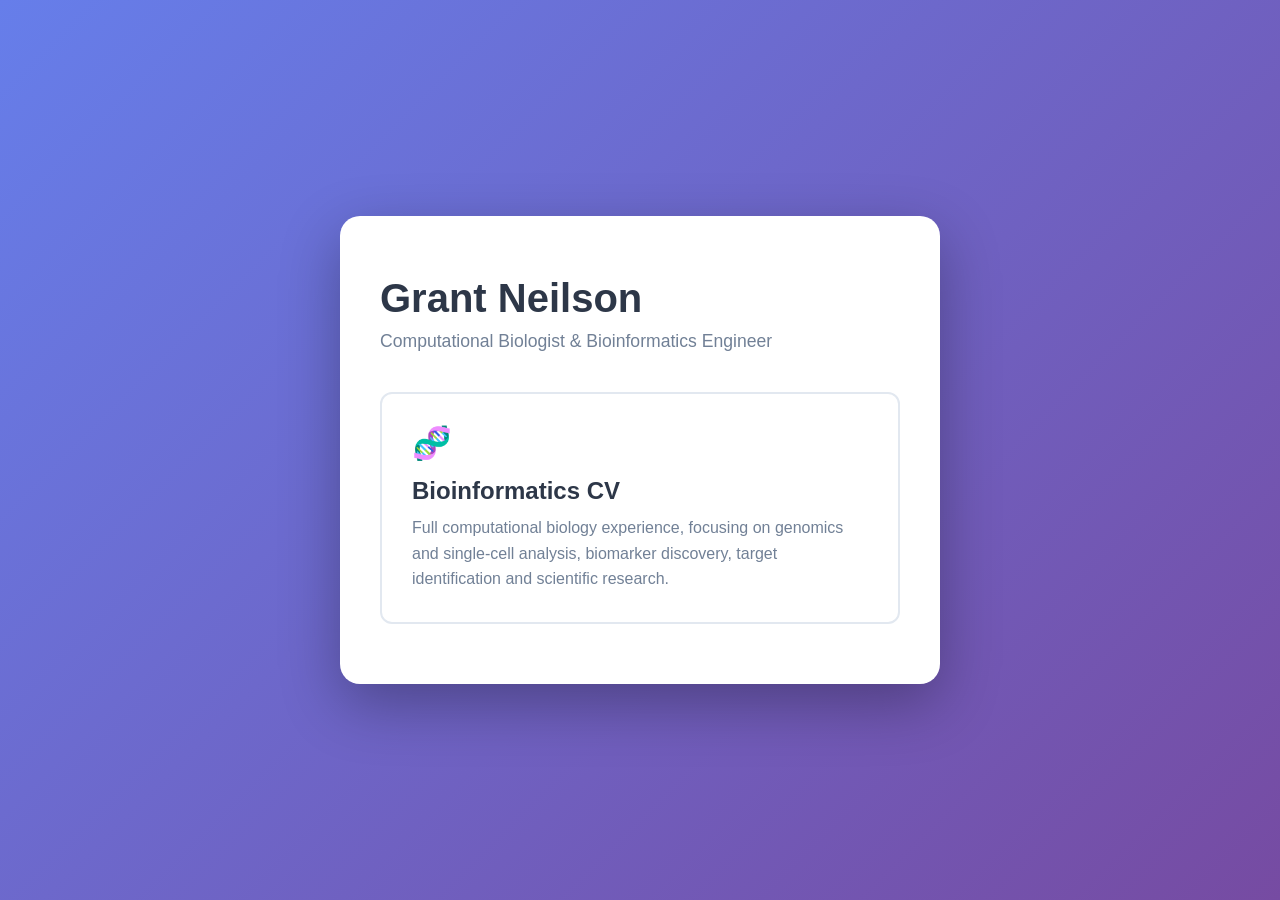
<file: index.html>
<!doctype html>
<html lang="en">
  <head>
    <meta charset="UTF-8" />
    <meta name="viewport" content="width=device-width, initial-scale=1.0" />
    <title>Grant Neilson - CV</title>
    <link rel="stylesheet" href="landing_page.css" />
  </head>
  <body>
    <div class="container">
      <h1>Grant Neilson</h1>
      <p class="subtitle">Computational Biologist & Bioinformatics Engineer</p>

      <div class="cv-options">
        <a href="cv.html" class="cv-card">
          <div class="card-content">
            <div class="icon">🧬</div>
            <h2>Bioinformatics CV</h2>
            <p>
              Full computational biology experience, focusing on genomics and
              single-cell analysis, biomarker discovery, target identification
              and scientific research.
            </p>
          </div>
        </a>
      </div>
    </div>
  </body>
</html>
</file>
<file: landing_page.css>
* {
  margin: 0;
  padding: 0;
  box-sizing: border-box;
}

body {
  font-family:
    -apple-system, BlinkMacSystemFont, "Segoe UI", Roboto, Oxygen, Ubuntu,
    Cantarell, sans-serif;
  background: linear-gradient(135deg, #667eea 0%, #764ba2 100%);
  min-height: 100vh;
  display: flex;
  align-items: center;
  justify-content: center;
  padding: 20px;
}

.container {
  background: white;
  border-radius: 20px;
  padding: 60px 40px;
  max-width: 600px;
  width: 100%;
  box-shadow: 0 20px 60px rgba(0, 0, 0, 0.3);
}

h1 {
  font-size: 2.5rem;
  margin-bottom: 10px;
  color: #2d3748;
}

.subtitle {
  color: #718096;
  font-size: 1.1rem;
  margin-bottom: 40px;
}

.cv-options {
  display: flex;
  flex-direction: column;
  gap: 20px;
}

.cv-card {
  border: 2px solid #e2e8f0;
  border-radius: 12px;
  padding: 30px;
  text-decoration: none;
  transition: all 0.3s ease;
  display: block;
  cursor: pointer;
}

.cv-card:hover {
  transform: translateY(-5px);
  box-shadow: 0 10px 30px rgba(0, 0, 0, 0.1);
  border-color: #667eea;
}

.card-content {
  pointer-events: none;
}

.cv-card h2 {
  color: #2d3748;
  font-size: 1.5rem;
  margin-bottom: 10px;
}

.cv-card p {
  color: #718096;
  line-height: 1.6;
}

.icon {
  font-size: 2rem;
  margin-bottom: 15px;
}

@media (max-width: 600px) {
  .container {
    padding: 40px 25px;
  }

  h1 {
    font-size: 2rem;
  }
}
</file>
